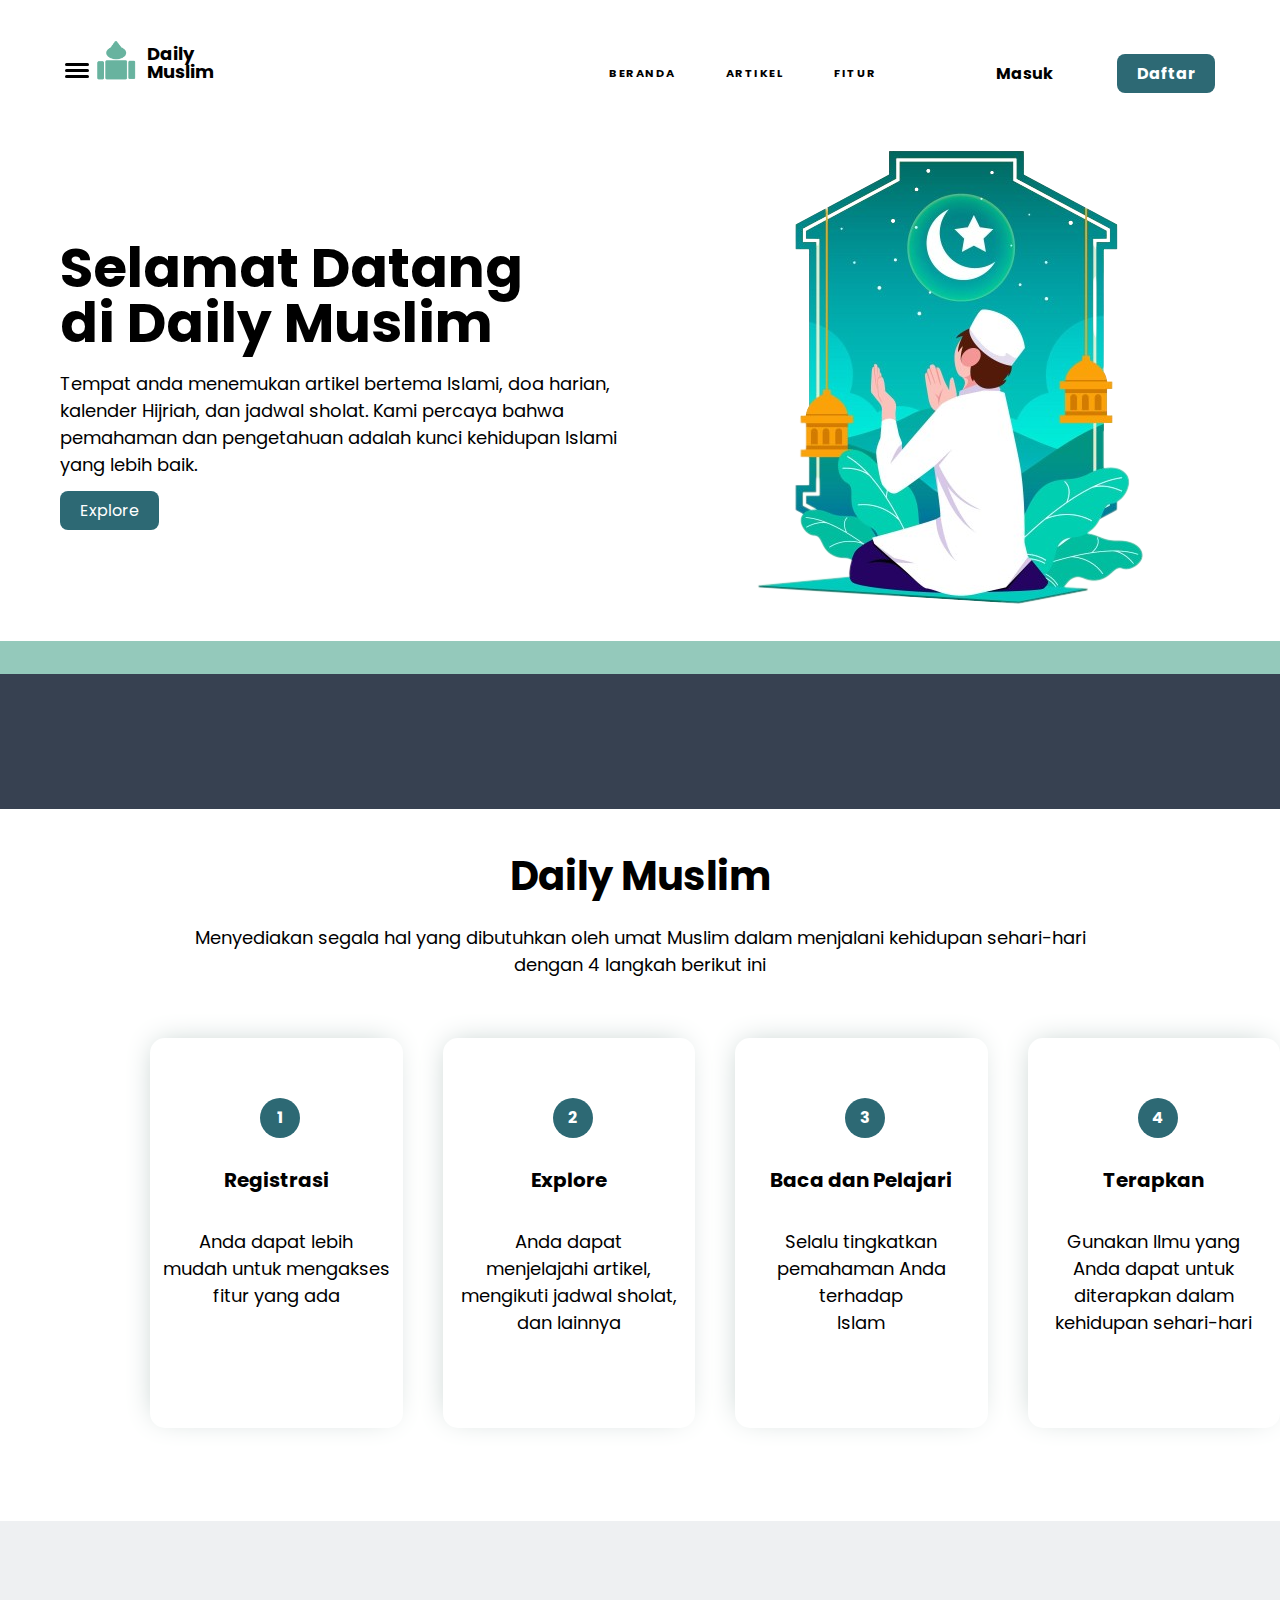
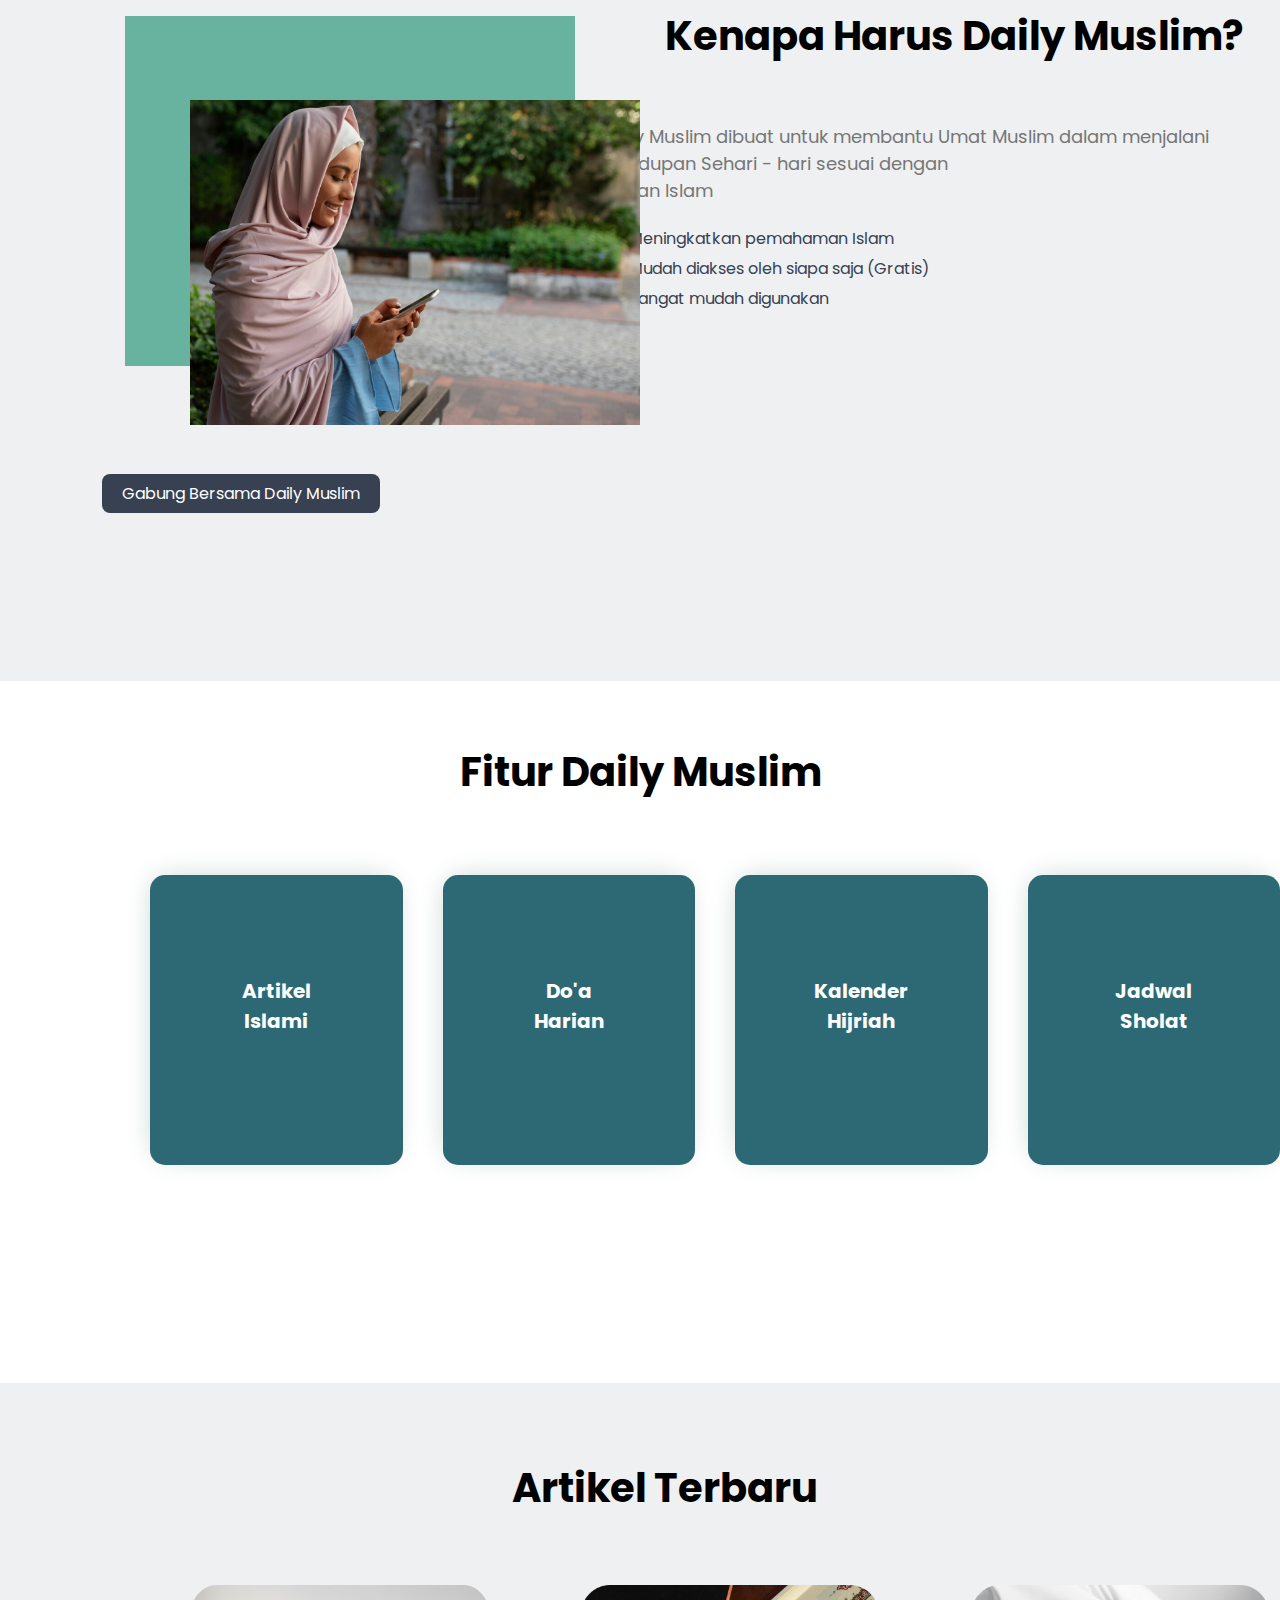
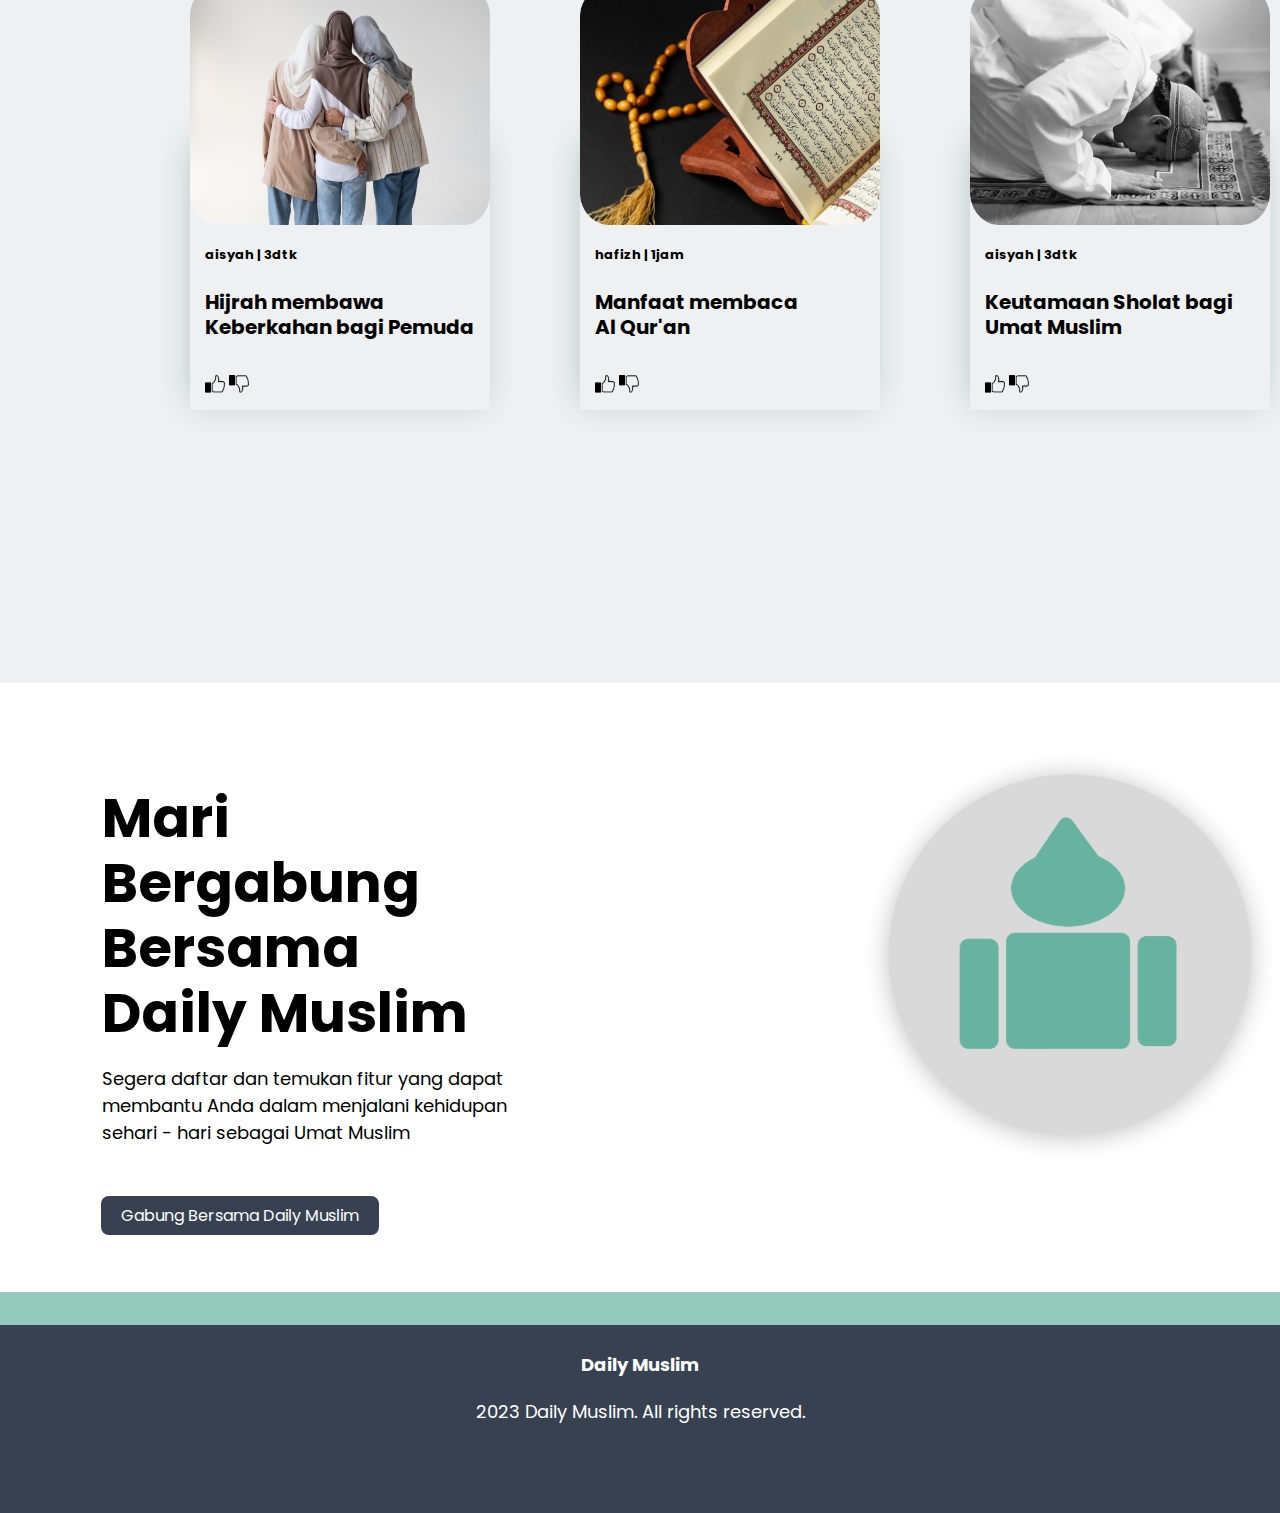
<file: index.html>
<html>

<head>
    <title>Landing Page</title>
    <link rel="stylesheet" href="landingpage.css">
</head>

<body>
    <div class="header">
        <div class="menu-icon">
            <div class="bar"></div>
            <div class="bar"></div>
            <div class="bar"></div>
        </div>
        <div class="logo">
            <img src="logo.png" alt="Logo Website">
        </div>
        <div class="title">
            <p>Daily<br>Muslim</p>
        </div>
        <div class="navbar">
            <ul>
                <li><a href="#beranda">BERANDA</a></li>
                <li><a href="#artikel">ARTIKEL</a></li>
                <li><a href="#fitur">FITUR</a></li>
            </ul>
        </div>
        <div class="user-actions">
            <a href="login.html" class="btn-login">Masuk</a>
            <a href="daftar.html" class="btn-register">Daftar</a>
        </div>
    </div>
    <section id="beranda">
        <div class="main-content">
            <div class="content-description">
                <h1>Selamat Datang<br>di Daily Muslim</h1>
                <p>Tempat anda menemukan artikel bertema Islami, doa harian,<br> kalender Hijriah, dan jadwal sholat. Kami percaya bahwa<br>pemahaman dan pengetahuan adalah kunci kehidupan Islami<br>yang lebih baik.</p>
                <a href="#explore" class="btn-explore">Explore</a>
            </div>
            <div class="content-image">
                <img src="gambar.png" alt="Gambar Website">
            </div>
        </div>
        <footer>
            <img class="rectangle1" src="rectangle1.png">
            <img class="rectangle2" src="rectangle2.png">
        </footer>
    </section>
    <section id="explore">
        <div class="page2">
            <h1 align="center">Daily Muslim</h1>
            <p align="center">Menyediakan segala hal yang dibutuhkan oleh umat Muslim dalam menjalani kehidupan sehari-hari<br> dengan 4 langkah berikut ini</p>
        </div>
        <div class="step">
            <div class="text-box">
                <span class="circle">1</span>
                <h1 class="number">Registrasi</h1>
                <p class="explain">Anda dapat lebih<br>mudah untuk mengakses<br>fitur yang ada</p>
            </div>
            <div class="text-box">
                <span class="circle">2</span>
                <h1 class="number">Explore</h1>
                <p class="explain"> Anda dapat<br>menjelajahi artikel,<br>mengikuti jadwal sholat,<br>dan lainnya</p>
            </div>
            <div class="text-box">
                <span class="circle">3</span>
                <h1 class="number">Baca dan Pelajari</h1>
                <p class="explain">Selalu tingkatkan<br>pemahaman Anda<br>terhadap<br>Islam</p>
            </div>
            <div class="text-box">
                <span class="circle">4</span>
                <h1 class="number">Terapkan</h1>
                <p class="explain">Gunakan Ilmu yang<br>Anda dapat untuk<br>diterapkan dalam<br>kehidupan sehari-hari</p>
            </div>
        </div>
    </section>
    <div class="page3">
        <div class="head">
            <div class="rectangle"></div>
            <img src="page3.png" class="img">
            <p class="question">Kenapa Harus Daily Muslim?</p>
        </div>
        <div class="explain2">
            <p>Daily Muslim dibuat untuk membantu Umat Muslim dalam menjalani<br>Kehidupan Sehari - hari sesuai dengan<br>ajaran Islam</p>
        </div>
        <div class="benefit">
            <ul>
                <li>Meningkatkan pemahaman Islam</li>
                <li>Mudah diakses oleh siapa saja (Gratis)</li>
                <li>Sangat mudah digunakan</li>
            </ul>
        </div>
        <div class="btn">
            <a href="daftar.html" class="btn-join">Gabung Bersama Daily Muslim</a>
        </div>
        <br><br><br><br><br><br><br>
    </div>
    <section id="fitur">
        <div class="page4">
            <h1 align="center">Fitur Daily Muslim</h1>
        </div>
        <div class="fitur">
            <div class="text-box2">
                <a href="doa.html">
                    <h1 class="ftr">Artikel<br>Islami</h1>
                </a>
            </div>
            <div class="text-box2">
                <a href="doa.html">
                    <h1 class="ftr">Do'a<br>Harian</h1>
                </a>
            </div>
            <div class="text-box2">
                <h1 class="ftr">Kalender<br>Hijriah</h1>
            </div>
            <div class="text-box2">
                <h1 class="ftr">Jadwal<br>Sholat</h1>
            </div>
        </div>
    </section>
    <br><br><br><br><br>
    <section id="artikel">
        <div class="page5">
            <div class="head">
                <p class="artikel">Artikel Terbaru</p>
            </div>
            <div class="tiga">
                <div class="text-box3">
                    <div class="creator">
                        <p class="akun">aisyah | 3dtk</p>
                    </div>
                    <div class="judul">
                        <a href="readartikel.html">
                            <h1 class="jdl">Hijrah membawa<br>Keberkahan bagi Pemuda</h1>
                        </a>
                    </div>
                    <div class="react">
                        <img class="fb" src="like.png">
                        <img class="fb" src="dislike.png">
                    </div>
                </div>
                <div class="text-box3">
                    <div class="creator">
                        <p class="akun">hafizh | 1jam</p>
                    </div>
                    <div class="judul">
                        <h1 class="jdl">Manfaat membaca<br>Al Qur'an</h1>
                    </div>
                    <div class="react">
                        <img class="fb" src="like.png">
                        <img class="fb" src="dislike.png">
                    </div>
                </div>
                <div class="text-box3">
                    <div class="creator">
                        <p class="akun">aisyah | 3dtk</p>
                    </div>
                    <div class="judul">
                        <h1 class="jdl">Keutamaan Sholat bagi<br>Umat Muslim</h1>
                    </div>
                    <div class="react">
                        <img class="fb" src="like.png">
                        <img class="fb" src="dislike.png">
                    </div>
                </div>
                <div class="art">
                    <div class="pict">
                        <img src="image 70 (1).png" class="png1">
                    </div>
                    <div class="pict">
                        <img src="art2.png" class="png2">
                    </div>
                    <div class="pict">
                        <img src="art3.png" class="png3">
                    </div>
                </div>
            </div>
    </section>
    </div>

    <div class="empat">
        <div class="footer">
            <h1 class="foot">Mari Bergabung<br>Bersama<br>Daily Muslim</h1>
            <p>Segera daftar dan temukan fitur yang dapat<br>membantu Anda dalam menjalani kehidupan<br>sehari - hari sebagai Umat Muslim</p>
            <div class="btn">
                <a href="daftar.html" class="btn-join2">Gabung Bersama Daily Muslim</a>
            </div>
        </div>
        <img src="footer.png" class="ftoimg">
    </div>
    <footer class="imagefoot">
        <img class="rectangle1" src="rectangle1.png">
    </footer>
    <div class="text-box4">
        <div class="last">
            <p class="dm" align="center">Daily Muslim</p>
            <p class="cr" align="center">2023 Daily Muslim. All rights reserved.</p>
        </div>
    </div>
</body>

</html>
</file>
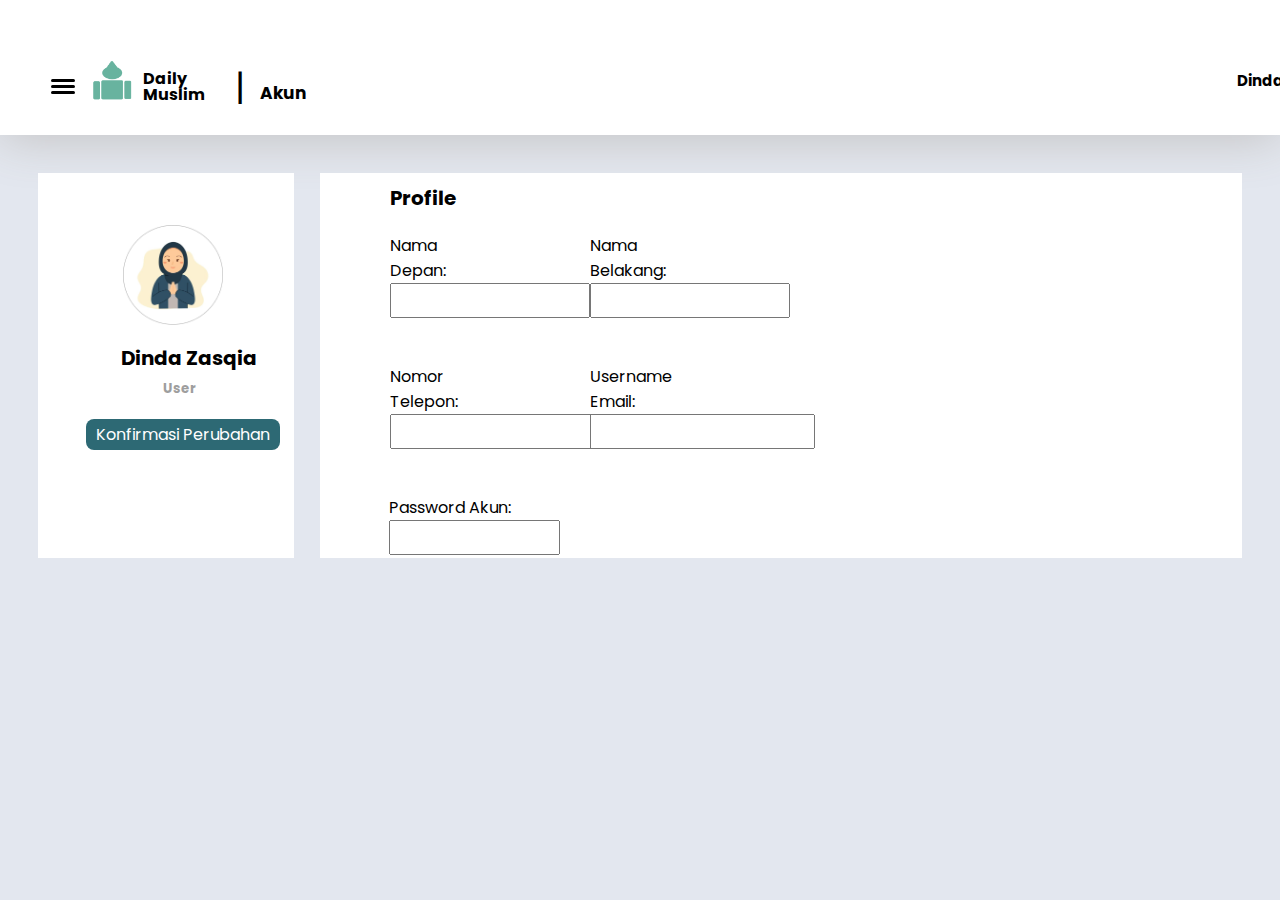
<file: akun.html>
<html>

<head>
    <title>Akun</title>
    <link rel="stylesheet" href="akun.css">
</head>

<body>
    <div class="header">
        <div class="menu-icon">
            <div class="bar"></div>
            <div class="bar"></div>
            <div class="bar"></div>
        </div>
        <div class="logo">
            <img src="logo.png" alt="Logo Website">
        </div>
        <div class="title">
            <p>Daily<br>Muslim</p>
        </div>
        <p class="space">|</p>
        <h1 class="akun">Akun</h1>
        <div class="user-actions">
            <img class="pfp" src="profile.png" alt="Foto Profil">
        </div>
        <h1 class="uname">Dinda</h1>
    </div>
    <div class="cont">
        <div class="kotak">
            <img src="Ellipse 19.png">
            <h2>Dinda Zasqia</h2>
            <h5>User</h5>
            <a href="#" class="btn-change">Konfirmasi Perubahan</a>
        </div>
        <div class="kotak2">
            <h1>Profile</h1>
            <div class="form-container">
                <form>
                    <label for="namaDepan1">Nama Depan:</label><br>
                    <input type="text" id="namaDepan1" name="namaDepan1"><br>
                </form>
                <form>
                    <label for="namaBelakang1">Nama Belakang:</label><br>
                    <input type="text" id="namaBelakang1" name="namaBelakang1"><br>
                </form>
            </div>
            <div class="form-container2">
                <form>
                    <label for="nomorTelepon1">Nomor Telepon:</label><br>
                    <input type="tel" id="nomorTelepon1" name="nomorTelepon1"><br>
                </form>
                <form>
                    <label for="usernameEmail1">Username Email:</label><br>
                    <input type="email" id="usernameEmail1" name="usernameEmail1"><br>
                </form>
            </div>
            <div class="form-container3">
                <form>
                    <label for="password1">Password Akun:</label><br>
                    <input type="password" id="password1" name="password1">
                </form>
            </div>
        </div>

    </div>
</body>

</html>
</file>
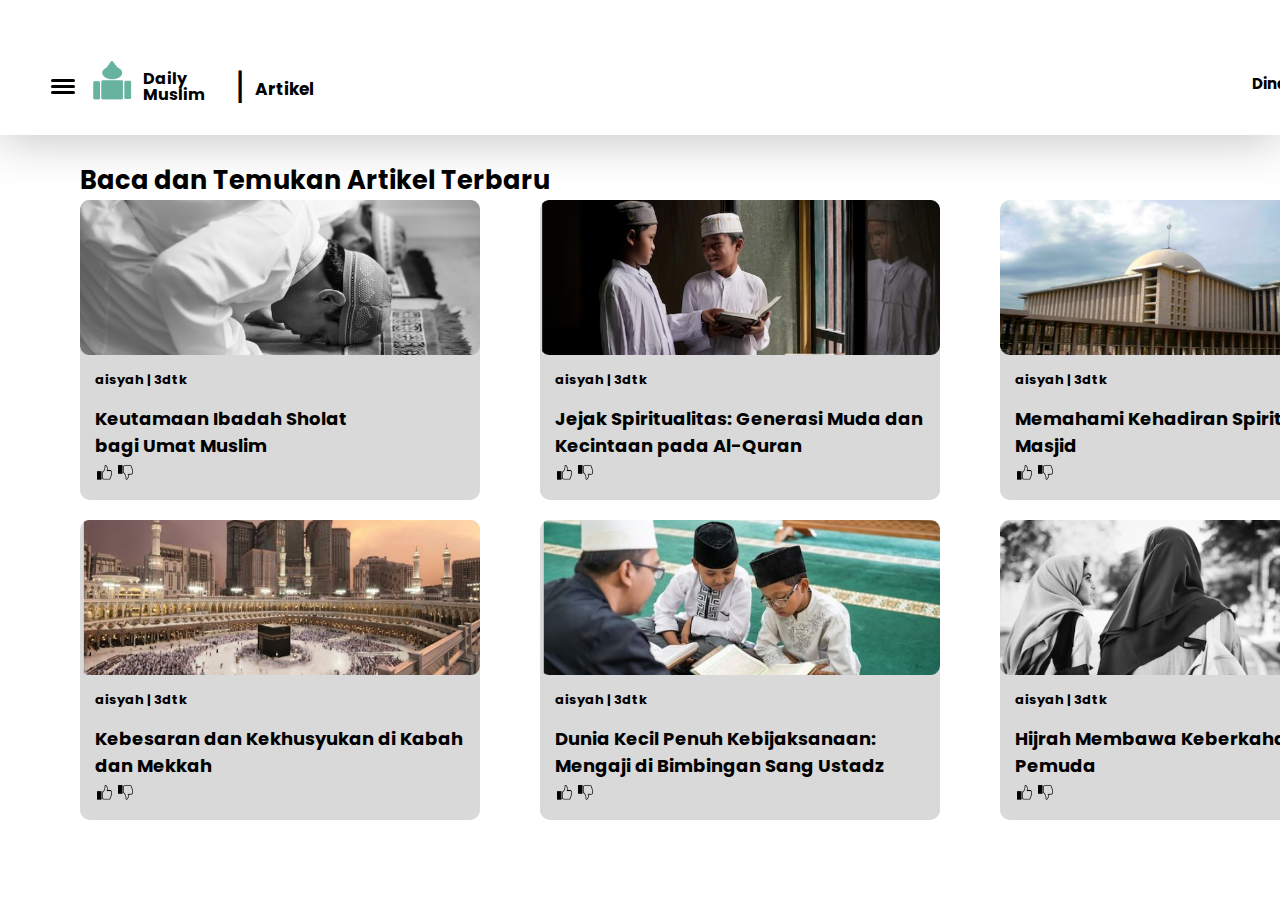
<file: artikel.html>
<html>

<head>
    <title>Artikel</title>
    <link rel="stylesheet" href="artikel.css">
</head>

<body>
    <div class="header">
        <div class="menu-icon">
            <div class="bar"></div>
            <div class="bar"></div>
            <div class="bar"></div>
        </div>
        <div class="logo">
            <img src="logo.png" alt="Logo Website">
        </div>
        <div class="title">
            <p>Daily<br>Muslim</p>
        </div>
        <p class="space">|</p>
        <h1 class="akun">Artikel</h1>
        <div class="user-actions">
            <img class="pfp" src="profile.png" alt="Foto Profil">
        </div>
        <a href="akun.html">
            <h1 class="uname">Dinda</h1>
        </a>
    </div>
    <h1>Baca dan Temukan Artikel Terbaru</h1>
    <div class="container">
        <div class="box box1">
            <img src="pc.png" alt="picture">
            <p>aisyah | 3dtk</p>
            <a href="">
                <h1>Keutamaan Ibadah Sholat<br>bagi Umat Muslim</h1>
            </a>
            <div class="react">
                <img src="like.png">
                <img src="dislike.png">
            </div>
        </div>
        <div class="box box2">
            <img src="pc1.png" alt="picture">
            <p>aisyah | 3dtk</p>
            <a href="">
                <h1>Jejak Spiritualitas: Generasi Muda dan Kecintaan pada Al-Quran</h1>
            </a>
            <div class="react">
                <img src="like.png">
                <img src="dislike.png">
            </div>
        </div>
        <div class="box box3">
            <img src="pc2.png" alt="picture">
            <p>aisyah | 3dtk</p>
            <a href="">
                <h1>Memahami Kehadiran Spiritual dalam Masjid</h1>
            </a>
            <div class="react">
                <img src="like.png">
                <img src="dislike.png">
            </div>
        </div>
    </div>
    <div class="container2">
        <div class="box box4">
            <img src="pc3.png" alt="picture">
            <p>aisyah | 3dtk</p>
            <a href="">
                <h1>Kebesaran dan Kekhusyukan di Kabah dan Mekkah</h1>
            </a>
            <div class="react">
                <img src="like.png">
                <img src="dislike.png">
            </div>
        </div>
        <div class="box box5">
            <img src="pc4.png" alt="picture">
            <p>aisyah | 3dtk</p>
            <a href="">
                <h1>Dunia Kecil Penuh Kebijaksanaan: Mengaji di Bimbingan Sang Ustadz</h1>
            </a>
            <div class="react">
                <img src="like.png">
                <img src="dislike.png">
            </div>
        </div>
        <div class="box box6">
            <img src="pc5.png" alt="picture">
            <p>aisyah | 3dtk</p>
            <a href="readartikel.html">
                <h1>Hijrah Membawa Keberkahan bagi Pemuda</h1>
            </a>
            <div class="react">
                <img src="like.png">
                <img src="dislike.png">
            </div>
        </div>
    </div>
</body>

</html>
</file>
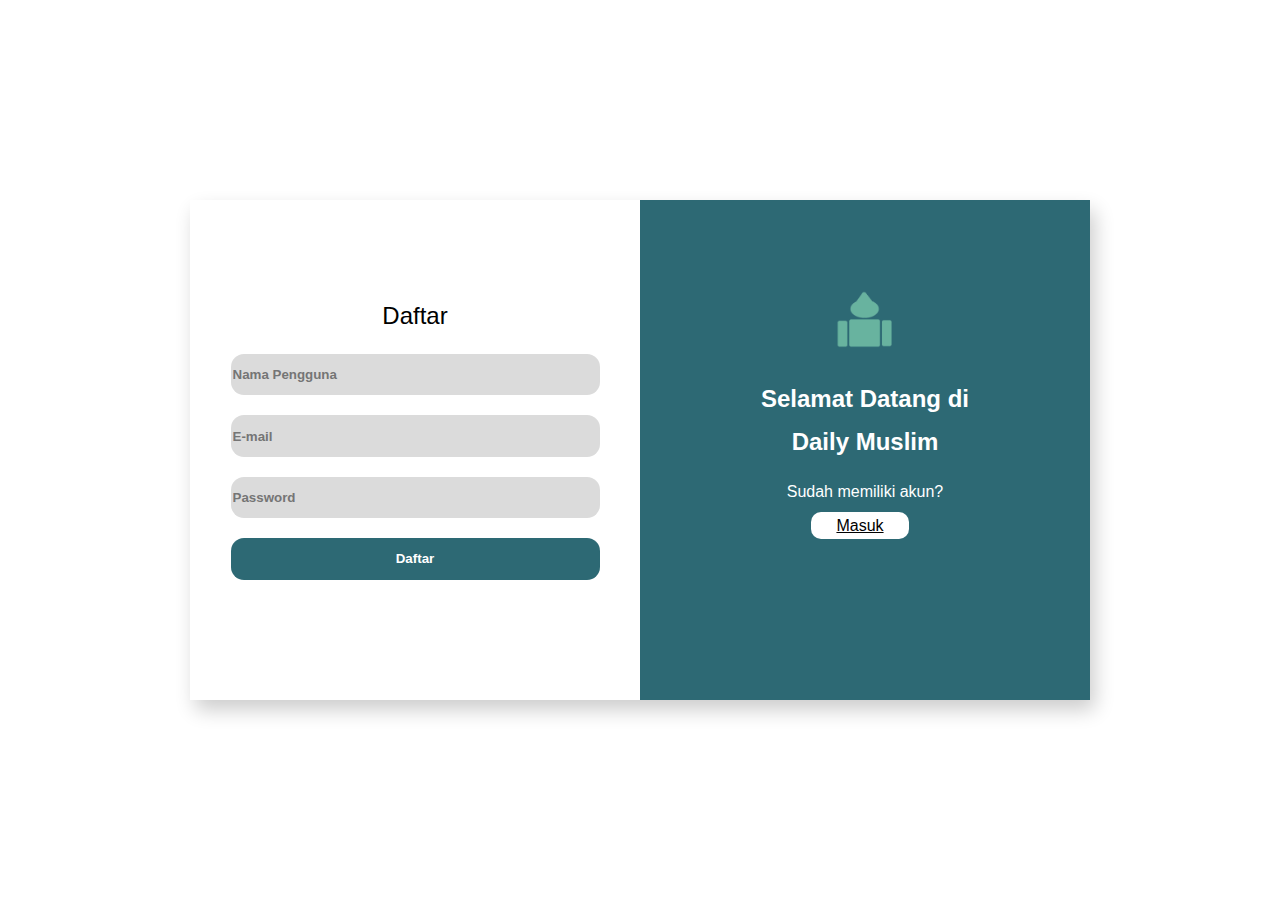
<file: daftar.html>
<html>

<head>
    <title>Daftar Daily Muslim</title>
    <link rel="stylesheet" href="login.css">
</head>

<body>
    <div class="login-container">
        <div class="left-side" align="center">
            <p class="title" align="center">Daftar</p>
            <form action="" method="POST" name="register">
                <div class="form-group" align="center">
                    <input class="form" type="text" id="nama" name="nama" placeholder="Nama Pengguna" required>
                </div>
                <div class="form-group" align="center">
                    <input class="form" type="email" id="email" name="email" placeholder="E-mail" align="center" required>
                </div>
                <div class="form-group" align="center">
                    <input class="form" type="password" id="password" name="password" placeholder="Password" align="center" required>
                </div>
                <button class="login-button" align="center">Daftar</button>
            </form>
        </div>
        <div class="right-side" align="center">
            <img class="btn-img" src="logo.png" alt="logo">
            <h2 class="masuk">Selamat Datang di<br>Daily Muslim</h2>
            <p class="akun">Sudah memiliki akun?</p>
            <a href="login.html" class="daftar-button">Masuk</a>
        </div>
    </div>
</body>

</html>
</file>
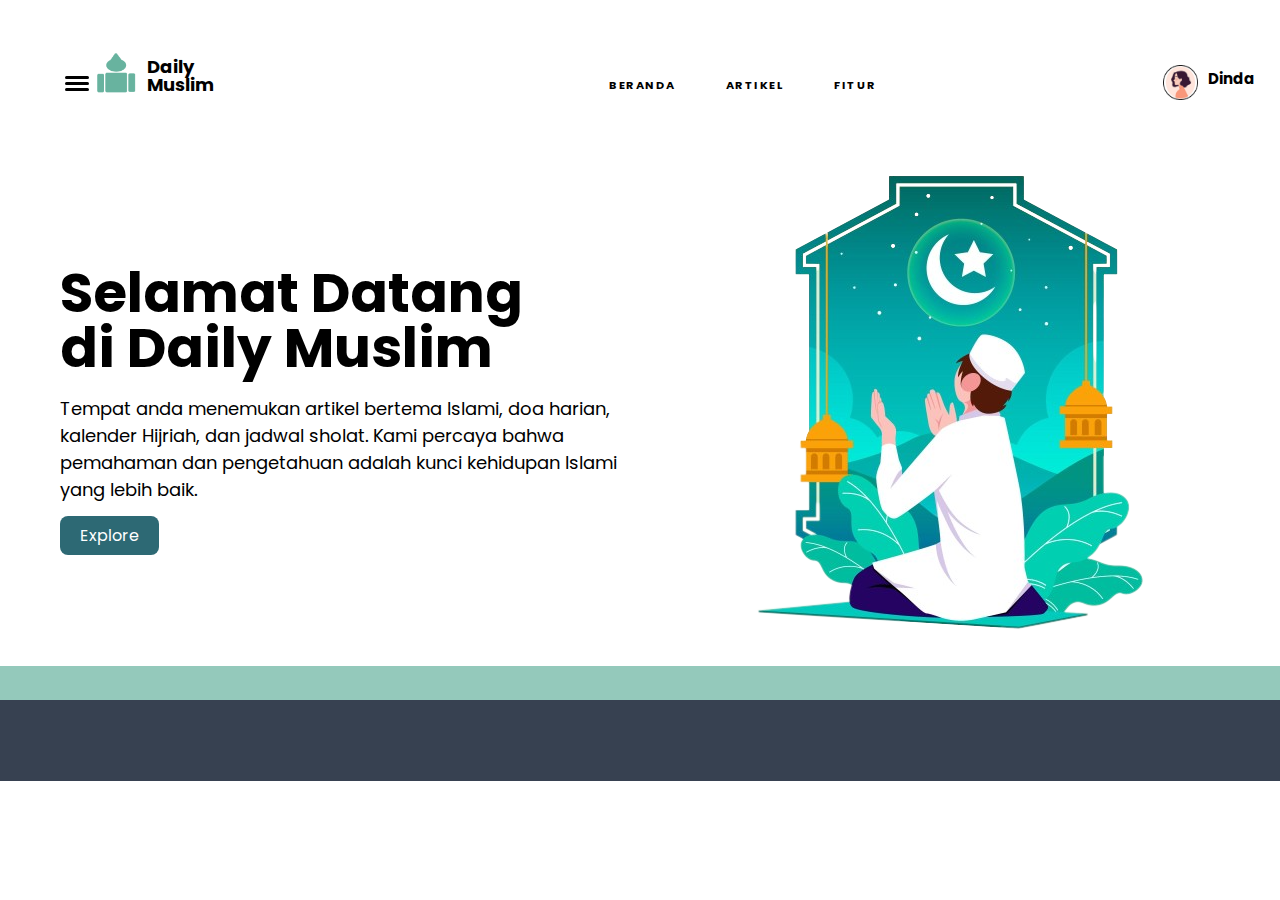
<file: dashboard_user.html>
<html>

<head>
    <title>Dashboard user</title>
    <link rel="stylesheet" href="dashboard_user.css">
    <meta name="viewport" content="width=device-width, initial-scale=1.0">
</head>

<body>
    <div class="header">
        <div class="menu-icon">
            <div class="bar"></div>
            <div class="bar"></div>
            <div class="bar"></div>
        </div>
        <div class="logo">
            <img src="logo.png" alt="Logo Website">
        </div>
        <div class="title">
            <p>Daily<br>Muslim</p>
        </div>
        <div class="navbar">
            <ul>
                <li><a href="#">BERANDA</a></li>
                <li><a href="#">ARTIKEL</a></li>
                <li><a href="#">FITUR</a></li>
            </ul>
        </div>
        <div class="user-actions">
            <img class="pfp" src="profile.png" alt="Foto Profil">
        </div>
        <h1 class="uname">Dinda</h1>
    </div>
    <div class="main-content">
        <div class="content-description">
            <h1>Selamat Datang<br>di Daily Muslim</h1>
            <p>Tempat anda menemukan artikel bertema Islami, doa harian,<br> kalender Hijriah, dan jadwal sholat. Kami percaya bahwa<br>pemahaman dan pengetahuan adalah kunci kehidupan Islami<br>yang lebih baik.</p>
            <a href="#" class="btn-explore">Explore</a>
        </div>
        <div class="content-image">
            <img src="gambar.png" alt="Gambar Website">
        </div>
    </div>
    <footer>
        <img class="rectangle1" src="rectangle1.png">
        <img class="rectangle2" src="rectangle2.png">
    </footer>
</file>
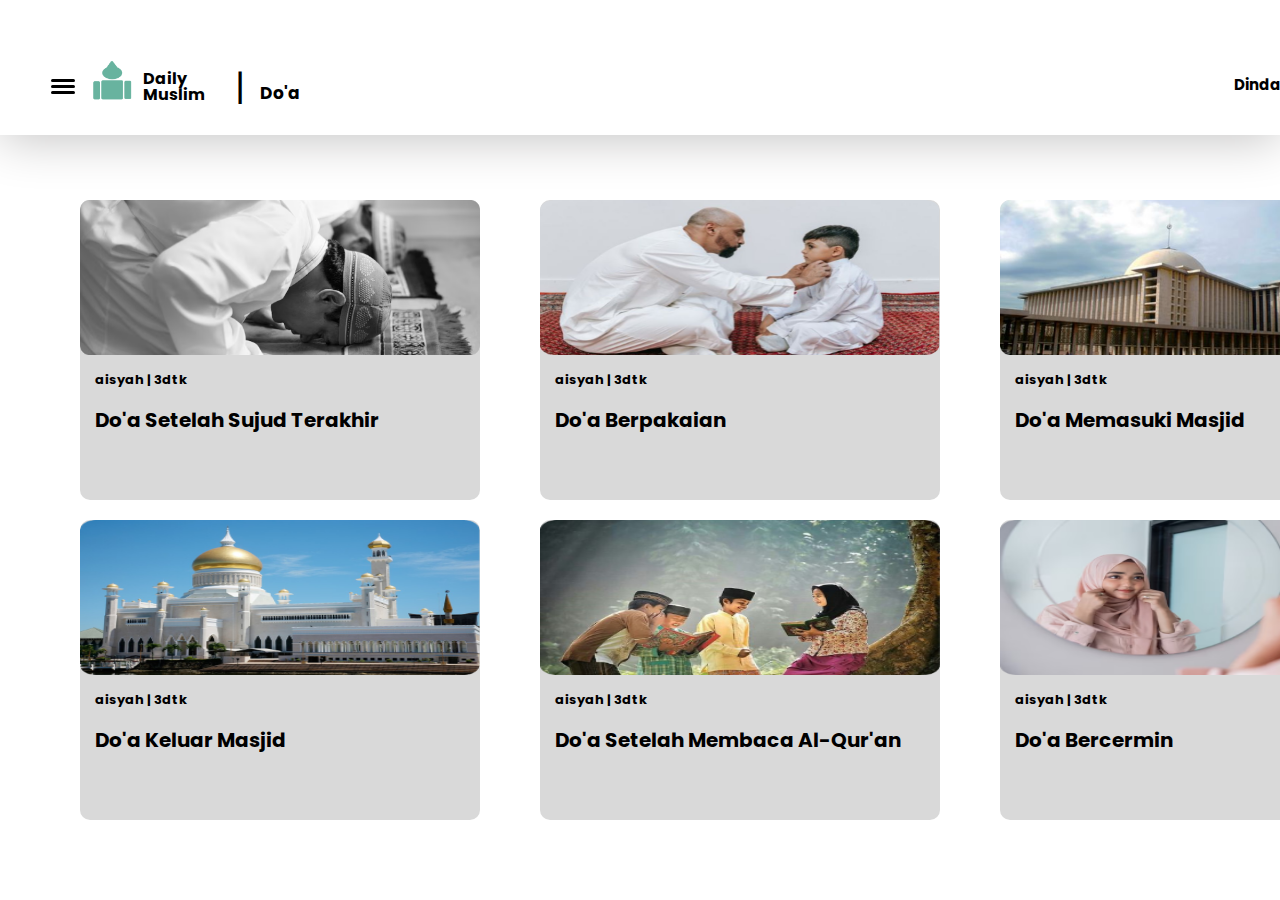
<file: doa.html>
<html>

<head>
    <title>Doa Harian</title>
    <link rel="stylesheet" href="doa.css">
</head>

<body>
    <div class="header">
        <div class="menu-icon">
            <div class="bar"></div>
            <div class="bar"></div>
            <div class="bar"></div>
        </div>
        <div class="logo">
            <img src="logo.png" alt="Logo Website">
        </div>
        <div class="title">
            <p>Daily<br>Muslim</p>
        </div>
        <p class="space">|</p>
        <h1 class="akun">Do'a</h1>
        <div class="user-actions">
            <img class="pfp" src="profile.png" alt="Foto Profil">
        </div>
        <a href="akun.html">
            <h1 class="uname">Dinda</h1>
        </a>
    </div>
    <div class="container">
        <div class="box box1">
            <img src="pc.png" alt="picture">
            <p>aisyah | 3dtk</p>
            <a href="">
                <h1>Do'a Setelah Sujud Terakhir</h1>
            </a>
        </div>
        <div class="box box2">
            <img src="image 69 (1).png" alt="picture">
            <p>aisyah | 3dtk</p>
            <a href="">
                <h1>Do'a Berpakaian</h1>
            </a>
        </div>
        <div class="box box3">
            <img src="pc2.png" alt="picture">
            <p>aisyah | 3dtk</p>
            <a href="readdoa.html">
                <h1>Do'a Memasuki Masjid</h1>
            </a>
        </div>
    </div>
    <div class="container2">
        <div class="box box4">
            <img src="image 70.png" alt="picture">
            <p>aisyah | 3dtk</p>
            <a href="">
                <h1>Do'a Keluar Masjid</h1>
            </a>
        </div>
        <div class="box box5">
            <img src="masjid (1).png" alt="picture">
            <p>aisyah | 3dtk</p>
            <a href="">
                <h1>Do'a Setelah Membaca Al-Qur'an</h1>
            </a>
        </div>
        <div class="box box6">
            <img src="image 71 (1).png" alt="picture">
            <p>aisyah | 3dtk</p>
            <a href="">
                <h1>Do'a Bercermin</h1>
            </a>
        </div>
    </div>
</body>

</html>
</file>
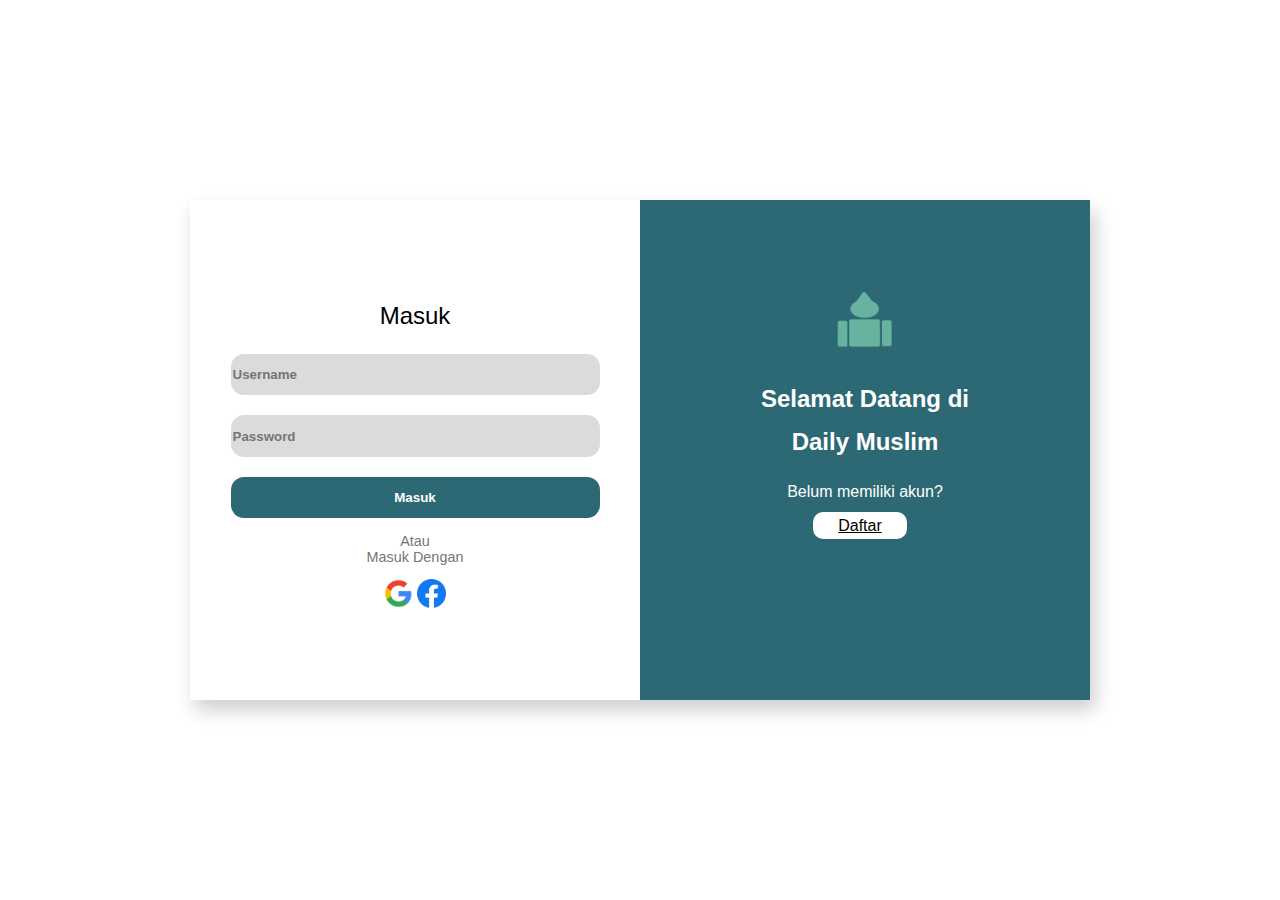
<file: login.html>
<html>

<head>
    <title>Masuk Daily Muslim</title>
    <link rel="stylesheet" href="login.css">
</head>

<body>
    <div class="login-container">
        <div class="left-side" align="center">
            <p class="title" align="center">Masuk</p>
            <div class="form-group" align="center">
                <input class="form" type="text" id="username" name="username" placeholder="Username" required>
            </div>
            <div class="form-group" align="center">
                <input class="form" type="password" id="password" name="password" placeholder="Password" align="center" required>
            </div>
            <button class="login-button" align="center">Masuk</button>
            <p class="option" align="center">Atau<br>Masuk Dengan</p>
            <div class="btn" align="center">
                <img src="google.png ">
                <img src="fb.png ">
            </div>
        </div>
        <div class="right-side" align="center">
            <img class="btn-img" src="logo.png" alt="logo">
            <h2 class="masuk">Selamat Datang di<br>Daily Muslim</h2>
            <p class="akun">Belum memiliki akun?</p>
            <a href="daftar.html" class="daftar-button">Daftar</a>
        </div>
    </div>
</body>

</html>
</file>
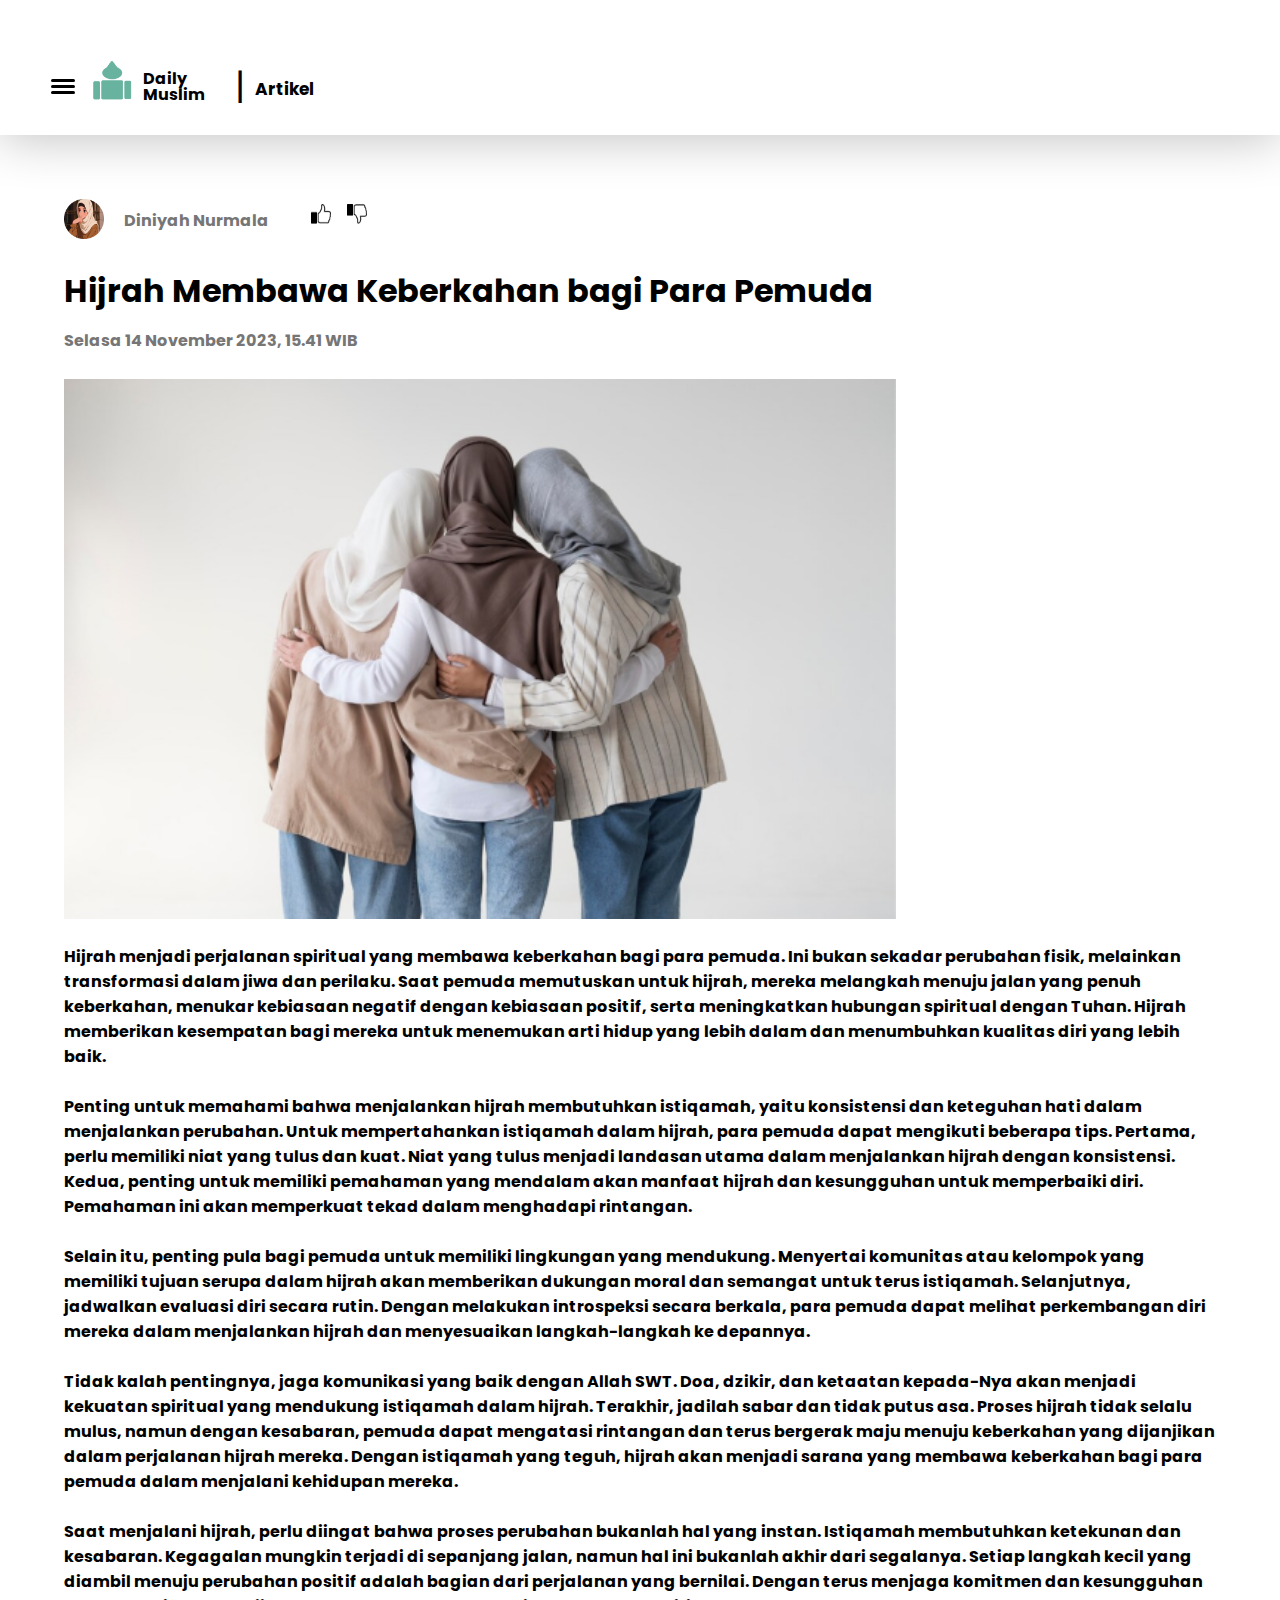
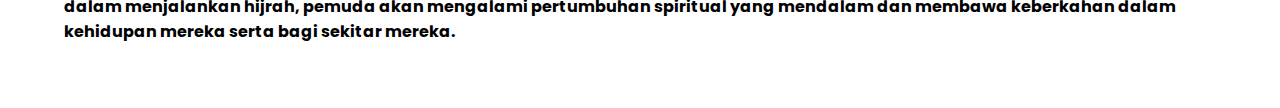
<file: readartikel.html>
<html>

<head>
    <title>Artikel</title>
    <link rel="stylesheet" href="readartikel.css">
</head>

<body>
    <div class="header">
        <div class="menu-icon">
            <div class="bar"></div>
            <div class="bar"></div>
            <div class="bar"></div>
        </div>
        <div class="logo">
            <img src="logo.png" alt="Logo Website">
        </div>
        <div class="title">
            <p>Daily<br>Muslim</p>
        </div>
        <p class="space">|</p>
        <h1 class="akun">Artikel</h1>

        <div class="user-actions">
            <img class="pfp" src="profile.png" alt="Foto Profil">
        </div>
        <h1 class="uname">Dinda</h1>
    </div>
    <div class="author">
        <img src="pp.png">
        <h4>Diniyah Nurmala</h4>
        <div class="react">
            <img src="like.png">
            <img src="dislike.png">
        </div>
    </div>
    <div class="main">
        <h1>Hijrah Membawa Keberkahan bagi Para Pemuda</h1>
        <h4>Selasa 14 November 2023, 15.41 WIB </h4>
        <img src="gbr.png">
        <p>Hijrah menjadi perjalanan spiritual yang membawa keberkahan bagi para pemuda. Ini bukan sekadar perubahan fisik, melainkan transformasi dalam jiwa dan perilaku. Saat pemuda memutuskan untuk hijrah, mereka melangkah menuju jalan yang penuh keberkahan,
            menukar kebiasaan negatif dengan kebiasaan positif, serta meningkatkan hubungan spiritual dengan Tuhan. Hijrah memberikan kesempatan bagi mereka untuk menemukan arti hidup yang lebih dalam dan menumbuhkan kualitas diri yang lebih baik.<br><br>            Penting untuk memahami bahwa menjalankan hijrah membutuhkan istiqamah, yaitu konsistensi dan keteguhan hati dalam menjalankan perubahan. Untuk mempertahankan istiqamah dalam hijrah, para pemuda dapat mengikuti beberapa tips. Pertama, perlu
            memiliki niat yang tulus dan kuat. Niat yang tulus menjadi landasan utama dalam menjalankan hijrah dengan konsistensi. Kedua, penting untuk memiliki pemahaman yang mendalam akan manfaat hijrah dan kesungguhan untuk memperbaiki diri. Pemahaman
            ini akan memperkuat tekad dalam menghadapi rintangan.<br><br> Selain itu, penting pula bagi pemuda untuk memiliki lingkungan yang mendukung. Menyertai komunitas atau kelompok yang memiliki tujuan serupa dalam hijrah akan memberikan dukungan
            moral dan semangat untuk terus istiqamah. Selanjutnya, jadwalkan evaluasi diri secara rutin. Dengan melakukan introspeksi secara berkala, para pemuda dapat melihat perkembangan diri mereka dalam menjalankan hijrah dan menyesuaikan langkah-langkah
            ke depannya.<br><br>Tidak kalah pentingnya, jaga komunikasi yang baik dengan Allah SWT. Doa, dzikir, dan ketaatan kepada-Nya akan menjadi kekuatan spiritual yang mendukung istiqamah dalam hijrah. Terakhir, jadilah sabar dan tidak putus asa.
            Proses hijrah tidak selalu mulus, namun dengan kesabaran, pemuda dapat mengatasi rintangan dan terus bergerak maju menuju keberkahan yang dijanjikan dalam perjalanan hijrah mereka. Dengan istiqamah yang teguh, hijrah akan menjadi sarana yang
            membawa keberkahan bagi para pemuda dalam menjalani kehidupan mereka.<br><br>Saat menjalani hijrah, perlu diingat bahwa proses perubahan bukanlah hal yang instan. Istiqamah membutuhkan ketekunan dan kesabaran. Kegagalan mungkin terjadi di
            sepanjang jalan, namun hal ini bukanlah akhir dari segalanya. Setiap langkah kecil yang diambil menuju perubahan positif adalah bagian dari perjalanan yang bernilai. Dengan terus menjaga komitmen dan kesungguhan dalam menjalankan hijrah, pemuda
            akan mengalami pertumbuhan spiritual yang mendalam dan membawa keberkahan dalam kehidupan mereka serta bagi sekitar mereka.</p>
    </div>
</body>

</html>
</file>
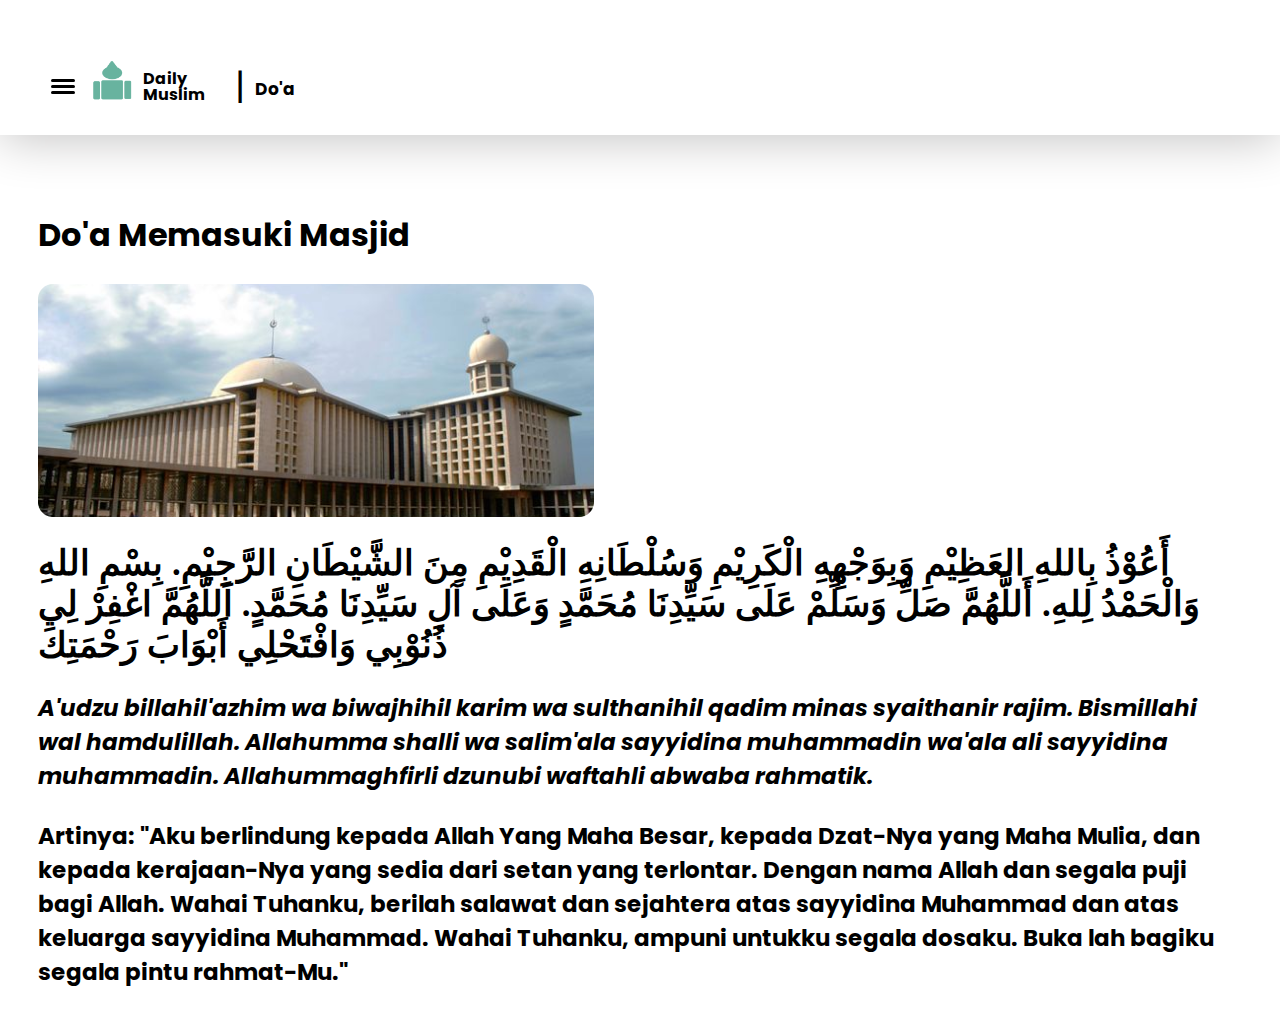
<file: readdoa.html>
<html>

<head>
    <title>Doa Harian</title>
    <meta charset="UTF-8">
    <link rel="stylesheet" href="read_doa.css">
</head>

<body>
    <div class="header">
        <div class="menu-icon">
            <div class="bar"></div>
            <div class="bar"></div>
            <div class="bar"></div>
        </div>
        <div class="logo">
            <img src="logo.png" alt="Logo Website">
        </div>
        <div class="title">
            <p>Daily<br>Muslim</p>
        </div>
        <p class="space">|</p>
        <h1 class="akun">Do'a</h1>

        <div class="user-actions">
            <img class="pfp" src="profile.png" alt="Foto Profil">
        </div>
        <h1 class="uname">Dinda</h1>
    </div>
    <br><br>
    <h1 class="head">Do'a Memasuki Masjid</h1>
    <img src="pc2.png" class="thumbnail">
    <h1 class="arab">أَعُوْذُ بِاللهِ العَظِيْمِ وَبِوَجْهِهِ الْكَرِيْمِ وَسُلْطَانِهِ الْقَدِيْمِ مِنَ الشَّيْطَانِ الرَّجِيْمِ. بِسْمِ اللهِ وَالْحَمْدُ لِلهِ. أَللَّهُمَّ صَلِّ وَسَلِّمْ عَلَى سَيِّدِنَا مُحَمَّدٍ وَعَلَى آلِ سَيِّدِنَا مُحَمَّدٍ. اَللَّهُمَّ اغْفِرْ
        لِي ذُنُوْبِي وَافْتَحْلِي أَبْوَابَ رَحْمَتِكَ </h1>
    <h1 class="latin">A'udzu billahil'azhim wa biwajhihil karim wa sulthanihil qadim minas syaithanir rajim. Bismillahi wal hamdulillah. Allahumma shalli wa salim'ala sayyidina muhammadin wa'ala ali sayyidina muhammadin. Allahummaghfirli dzunubi waftahli abwaba rahmatik.
    </h1>
    <h1 class="terjemah">Artinya: "Aku berlindung kepada Allah Yang Maha Besar, kepada Dzat-Nya yang Maha Mulia, dan kepada kerajaan-Nya yang sedia dari setan yang terlontar. Dengan nama Allah dan segala puji bagi Allah. Wahai Tuhanku, berilah salawat dan sejahtera atas sayyidina
        Muhammad dan atas keluarga sayyidina Muhammad. Wahai Tuhanku, ampuni untukku segala dosaku. Buka lah bagiku segala pintu rahmat-Mu."</h1>
</body>


</html>
</file>
<file: landingpage.css>
@import url('https://fonts.googleapis.com/css2?family=Poppins:wght@400;600&display=swap');
body,
h1,
p {
    font-family: 'Poppins', sans-serif;
    margin: 0;
    padding: 0;
}

.header {
    background-color: #ffffff;
    color: #fff;
    display: flex;
    align-items: center;
}

.menu-icon {
    cursor: pointer;
    margin-top: 40px;
    margin-left: 65px;
}

.bar {
    border-radius: 3px;
    width: 24px;
    height: 3px;
    background-color: #000000;
    margin: 3px 0;
}

.logo img {
    width: 55px;
    height: auto;
    margin-top: 19px;
}

.title {
    color: #000000;
    margin-left: 3px;
    margin-top: 45px;
    font-weight: bolder;
    line-height: 1;
}

.navbar {
    margin-top: 45px;
    margin-left: 355px;
}

.navbar ul {
    list-style: none;
    display: flex;
    font-weight: normal;
    font-size: 70%;
    letter-spacing: 1.5px;
}

.navbar li {
    display: inline;
    color: #000000;
    margin-right: 50px;
}

.navbar a {
    text-decoration: none;
    color: #000000;
    font-weight: bold;
}

.user-actions {
    margin-left: auto;
    margin-right: 25px;
    margin-top: 45px;
}

.btn-login {
    border-radius: 8px;
    padding: 8px 20px;
    background-color: #ffffff;
    color: #000000;
    font-weight: bold;
    text-decoration: none;
    margin-right: 40px;
}

.btn-register {
    border-radius: 8px;
    padding: 8px 20px;
    background-color: #2D6974;
    color: #fff;
    font-weight: bold;
    text-decoration: none;
    margin-right: 40px;
}

.main-content {
    display: flex;
    align-items: center;
    padding: 20px;
}

.content-description {
    flex: 1;
    text-align: left;
    margin-left: 40px;
    margin-top: 20px;
}

h1 {
    font-weight: 700;
    font-size: 55px;
    margin-bottom: 20px;
    line-height: 55px;
}

p {
    font-size: 18px;
    margin-bottom: 20px;
}

.btn-explore {
    padding: 8px 20px;
    border-radius: 8px;
    background-color: #2D6974;
    color: #fff;
    text-decoration: none;
}

.content-image img {
    max-width: 100%;
    height: auto;
    margin-right: 50px;
}

.wave-ii {
    margin-bottom: -190px;
}

@media (max-width: 768px) {
    .header {
        flex-direction: column;
        text-align: center;
    }
    .menu-icon {
        margin-bottom: 10px;
    }
    .logo {
        margin-right: 0;
    }
    .user-actions {
        margin: 10px 0;
    }
    .content-description {
        text-align: center;
    }
}

.rectangle1 {
    width: 100%;
}

.rectangle2 {
    width: 100%;
    height: 15%;
}

.step {
    display: flex;
    margin-left: 110px;
}

.page2 {
    margin-top: 40px;
}

.page2 h1 {
    font-size: 40px;
}

.text-box {
    margin-top: 40px;
    margin-left: 40px;
    width: 270px;
    height: 390px;
    border-radius: 15px;
    box-shadow: -3px -3px 30px -10px #b3c3bf;
}

.circle {
    display: inline-block;
    width: 40px;
    height: 40px;
    background-color: #2D6974;
    border-radius: 50%;
    color: #fff;
    text-align: center;
    line-height: 40px;
    margin-top: 60px;
    margin-left: 110px;
    font-weight: bold;
}

.number {
    font-size: 20px;
    text-align: center;
    margin-top: 15px;
}

.explain {
    text-align: center;
}

.page3 {
    background-color: #EEF0F2;
    margin-top: 93px;
}

.head {
    display: flex;
}

.rectangle {
    width: 450px;
    height: 350px;
    margin-left: 125px;
    margin-top: 95px;
    background-color: #68B39F;
    position: relative;
}

.img {
    position: absolute;
    width: 450px;
    height: 325px;
    top: 1700;
    left: 190;
}

.question {
    margin-left: 7%;
    margin-top: 90px;
    line-height: 50px;
    font-size: 40px;
    font-weight: bolder;
}

.explain2 p {
    margin-left: 47%;
    margin-top: -19%;
    color: #767676;
}

.benefit {
    margin-left: 46%;
    color: #374151;
}

.benefit ul {
    line-height: 30px;
}

.btn-join {
    background-color: #374151;
    border-radius: 8px;
    color: #ffffff;
    padding: 8px 20px;
    text-decoration: none;
}

.btn {
    margin-top: 13%;
    margin-left: 8%;
}

.fitur {
    display: flex;
    margin-left: 110px;
    margin-top: 35px;
}

.page4 h1 {
    margin-top: 5%;
    font-size: 40px;
}

.text-box2 {
    color: white;
    background-color: #2D6974;
    margin-top: 40px;
    margin-left: 40px;
    width: 270px;
    height: 290px;
    border-radius: 15px;
    box-shadow: -3px -3px 30px -10px #b3c3bf;
}

.ftr {
    font-size: 20px;
    text-align: center;
    line-height: normal;
    margin-top: 40%;
}

.page5 {
    background-color: #EEF0F2;
    margin-top: 93px;
}

.artikel {
    margin-left: 40%;
    margin-top: 80px;
    line-height: 50px;
    font-size: 40px;
    font-weight: bolder;
}

.tiga {
    display: flex;
    margin-left: 100px;
    margin-top: 30px;
    height: 80vh;
}

.text-box3 {
    position: relative;
    margin-top: 15%;
    margin-left: 90px;
    width: 300px;
    height: 270px;
    border-radius: 0;
    box-shadow: -3px -3px 30px -5px #b3c3bf;
}

.art {
    display: flex;
}

.png1 {
    position: absolute;
    width: 300px;
    height: 240px;
    top: 3185;
    left: 190;
}

.png2 {
    position: absolute;
    width: 300px;
    height: 240px;
    top: 3185;
    left: 580;
}

.png3 {
    position: absolute;
    width: 300px;
    height: 240px;
    top: 3185;
    left: 970;
}

.pict {
    margin-top: 40px;
}

.creator {
    display: flex;
    margin-top: 35%;
    margin-left: 5%;
}

.akun {
    font-weight: bold;
    font-size: 13px;
}

.jdl {
    font-size: 20px;
    line-height: 25px;
    margin-left: 5%;
    margin-top: 0%;
}

.react {
    padding: 5%;
}

.fb {
    width: 20px;
}

.empat {
    display: flex;
}

.footer {
    margin-left: 8%;
    margin-top: 8%;
}

.foot {
    line-height: 65px;
}

.btn-join2 {
    background-color: #374151;
    border-radius: 8px;
    color: #ffffff;
    padding: 8px 20px;
    text-decoration: none;
    margin-left: -9%;
    margin-top: -5%;
}

.ftoimg {
    width: 420px;
    height: 420px;
    margin-left: 25%;
    margin-top: 5%;
}

.imagefoot {
    margin-top: 5%;
}

.text-box4 {
    width: 100%;
    height: 18%;
    padding-top: 2%;
    background-color: #374151;
}

.dm {
    font-weight: bolder;
    color: white;
}

.cr {
    color: white;
}

.text-box2 a {
    color: #ffffff;
    text-decoration: none;
}

.judul h1 {
    margin-top: 5px;
}

.judul a {
    text-decoration: none;
    color: #000000;
}
</file>
<file: akun.css>
@import url('https://fonts.googleapis.com/css2?family=Poppins:wght@400;600&display=swap');
body,
h1,
p {
    font-family: 'Poppins', sans-serif;
    margin: 0;
    padding: 0;
}

body {
    background-color: #E3E7EF;
}

.header {
    background-color: #ffffff;
    color: #fff;
    display: flex;
    align-items: center;
    height: 15%;
    box-shadow: 0px 4px 50px 0px rgb(195, 194, 194);
}

.menu-icon {
    margin-left: 4%;
    margin-top: 3%;
}

.akun {
    color: #000000;
    font-size: 17px;
    line-height: 0;
    margin-left: 15px;
    margin-top: 50px;
}

.space {
    color: #000000;
    font-size: 35px;
    margin-left: 30px;
    margin-top: 40px;
}

.bar {
    border-radius: 3px;
    width: 24px;
    height: 3px;
    background-color: #000000;
    margin: 3px 0;
}

.user-actions {
    display: flex;
    margin-right: 70%;
    margin-top: 2%;
}

.logo img {
    width: 55px;
    height: auto;
    margin-top: 25px;
    margin-left: 10px;
}

.title {
    color: #000000;
    margin-left: 3px;
    margin-top: 38px;
    font-weight: bolder;
    line-height: 1;
}

.uname {
    margin-right: 25px;
    color: #000000;
    font-size: 15px;
    margin-top: 2%;
}

.pfp {
    margin-top: 15%;
    margin-left: 2900%;
    width: 35px;
    height: 35px;
}

.cont {
    display: flex;
}

.kotak {
    background-color: #ffffff;
    width: 20%;
    height: 385px;
    margin: 3% 3%;
}

.kotak img {
    width: 100px;
    height: 100px;
    margin: 20% 33%;
}

.kotak h2 {
    font-size: 20px;
    margin-top: -33px;
    margin-left: 83px;
}

.kotak h5 {
    color: #9e9e9e;
    margin-left: 125px;
    margin-top: -10px;
}

.kotak a {
    padding: 4px 10px;
    border-radius: 8px;
    background-color: #2D6974;
    color: #fff;
    text-decoration: none;
    margin-left: 48px;
}

.kotak2 {
    background-color: #ffffff;
    width: 72%;
    margin-top: 3%;
    margin-left: -1%;
    height: 385px;
}

.kotak2 h1 {
    font-size: 20px;
    margin-top: 10px;
    margin-left: 70px;
}

.form-container {
    display: flex;
    width: 400px;
    margin: 20px;
}

.form-container form {
    margin-left: 50px;
    margin-right: 50px;
}

.form-container2 {
    display: flex;
    width: 400px;
    margin: 20px;
}

.form-container2 form {
    margin-left: 50px;
    margin-right: 50px;
}

.form-container3 form {
    margin-left: 69px;
}

.form-container input[type="text"] {
    width: 200%;
    padding: 8px;
    margin-bottom: 10px;
}

.form-container2 input[type="tel"],
input[type="email"] {
    width: 225%;
    padding: 8px;
    margin-bottom: 10px;
}

.form-container3 input[type="password"] {
    width: 20%;
    padding: 8px;
    margin-bottom: 10px;
}
</file>
<file: artikel.css>
@import url('https://fonts.googleapis.com/css2?family=Poppins:wght@400;600&display=swap');
body,
h1,
p {
    font-family: 'Poppins', sans-serif;
    margin: 0;
    padding: 0;
}

body {
    background-color: #ffffff;
}

.header {
    background-color: #ffffff;
    color: #fff;
    display: flex;
    align-items: center;
    height: 15%;
    box-shadow: 0px 4px 50px 0px rgb(195, 194, 194);
}

.menu-icon {
    margin-left: 4%;
    margin-top: 3%;
}

.akun {
    color: #000000;
    font-size: 17px;
    line-height: 18px;
    margin-left: 10px;
    margin-top: 42px;
}

.space {
    color: #000000;
    font-size: 35px;
    margin-left: 30px;
    margin-top: 37px;
}

.bar {
    border-radius: 3px;
    width: 24px;
    height: 3px;
    background-color: #000000;
    margin: 3px 0;
}

.logo img {
    width: 55px;
    height: auto;
    margin-top: 25px;
    margin-left: 10px;
}

.title {
    color: #000000;
    margin-left: 3px;
    margin-top: 38px;
    font-weight: bolder;
    line-height: 1;
}

.navbar {
    margin-top: 45px;
    margin-left: 355px;
}

.navbar ul {
    list-style: none;
    display: flex;
    font-weight: normal;
    font-size: 70%;
    letter-spacing: 1.5px;
}

.navbar li {
    display: inline;
    color: #000000;
    margin-right: 50px;
}

.navbar a {
    text-decoration: none;
    color: #000000;
    font-weight: bold;
}

.user-actions {
    display: flex;
    margin-right: 69%;
    margin-top: 2%;
}

.uname {
    margin-left: 20px;
    color: #000000;
    font-size: 15px;
    margin-top: 49%;
}

.pfp {
    margin-top: 15%;
    margin-left: 3000%;
    width: 35px;
    height: 35px;
}

h1 {
    font-size: 160%;
    margin-left: 80px;
    margin-top: 2%;
}

.container {
    display: flex;
}

.box {
    position: absolute;
    width: 400px;
    height: 300px;
    border-radius: 10px;
}

.box1 {
    top: 200px;
    left: 80px;
    background-color: #D9D9D9;
    z-index: 3;
}

.header a {
    text-decoration: none;
}

.box1 img {
    width: 400px;
    height: 155px;
}

.box2 {
    top: 200px;
    left: 540px;
    background-color: #D9D9D9;
    z-index: 3;
}

.box2 img {
    width: 400px;
    height: 155px;
}

.box3 {
    top: 200px;
    left: 1000px;
    background-color: #D9D9D9;
    z-index: 3;
}

.box3 img {
    width: 400px;
    height: 155px;
}

.container2 {
    display: flex;
}

.box4 {
    top: 520px;
    left: 80px;
    background-color: #D9D9D9;
    z-index: 3;
}

.box4 img {
    width: 400px;
    height: 155px;
}

.box5 {
    top: 520px;
    left: 540px;
    background-color: #D9D9D9;
    z-index: 3;
}

.box5 img {
    width: 400px;
    height: 155px;
}

.box6 {
    top: 520px;
    left: 1000px;
    background-color: #D9D9D9;
    z-index: 3;
}

.box6 img {
    width: 400px;
    height: 155px;
}

.box p {
    font-size: 13px;
    font-weight: bolder;
    margin: 15px 15px;
}

.box h1 {
    font-size: 18px;
    font-weight: bolder;
    margin-left: 15px;
    color: #000000;
}

.box a {
    text-decoration: none;
}

.react img {
    width: 15px;
    height: 15px;
    padding-left: 2px;
}

.react {
    margin-left: 15px;
    margin-top: 3px;
}
</file>
<file: login.css>
body {
        font-family: sans-serif;
        display: flex;
        justify-content: center;
        align-items: center;
        height: 100vh;
        margin: 0;
    }
    
    .login-container {
        display: flex;
        width: 900px;
        height: 500px;
        background-color: #f2f2f2;
        border: 0px;
        border-radius: 5px;
        box-shadow: 5px 10px 20px 0 rgba(0, 0, 0, 0.2);
    }
    
    .left-side {
        flex: 1;
        padding: 20px;
        background-color: white;
    }
    
    .right-side {
        flex: 1;
        background-color: #2D6974;
        color: #fff;
        padding: 20px;
    }
    
    .title {
        margin-top: 20%;
        font-size: 150%;
    }
    
    .form {
        border-radius: 13px;
        background-color: #DBDBDB;
        border: 0px;
        width: 90%;
        height: 9%;
    }
    
    .form::placeholder {
        font-weight: bold;
    }
    
    .form-group {
        margin-bottom: 20px;
    }
    
    .login-button {
        border: 0px;
        border-radius: 13px;
        width: 90%;
        height: 9%;
        text-align: center;
        color: white;
        font-weight: bold;
        background-color: #2D6974;
    }
    
    .option {
        align-self: center;
        font-size: 90%;
        color: #767676;
    }
    
    img {
        width: 7%;
        align-content: center;
    }
    
    .btn-img {
        width: 19%;
        margin-top: 15%;
    }
    
    .masuk {
        margin-top: 5%;
        line-height: 1.8;
    }
    
    .akun {
        text-align: center;
    }
    
    .daftar-button {
        border-radius: 10px;
        padding: 5px 25px;
        background-color: #ffffff;
        color: #000000;
        margin-right: 10px;
    }
</file>
<file: dashboard_user.css>
@import url('https://fonts.googleapis.com/css2?family=Poppins:wght@400;600&display=swap');
body,
h1,
p {
    font-family: 'Poppins', sans-serif;
    margin: 0;
    padding: 0;
}

.header {
    background-color: #ffffff;
    color: #fff;
    display: flex;
    align-items: center;
}

.menu-icon {
    cursor: pointer;
    margin-top: 40px;
    margin-left: 65px;
}

.bar {
    border-radius: 3px;
    width: 24px;
    height: 3px;
    background-color: #000000;
    margin: 3px 0;
}

.logo img {
    width: 55px;
    height: auto;
    margin-top: 19px;
}

.title {
    color: #000000;
    margin-left: 3px;
    margin-top: 45px;
    font-weight: bolder;
    line-height: 1;
}

.navbar {
    margin-top: 45px;
    margin-left: 355px;
}

.navbar ul {
    list-style: none;
    display: flex;
    font-weight: normal;
    font-size: 70%;
    letter-spacing: 1.5px;
}

.navbar li {
    display: inline;
    color: #000000;
    margin-right: 50px;
}

.navbar a {
    text-decoration: none;
    color: #000000;
    font-weight: bold;
}

.user-actions {
    display: flex;
    margin-left: auto;
    margin-right: 10px;
    margin-top: 3%;
}

.uname {
    margin-right: 25px;
    color: #000000;
    font-size: 15px;
    margin-top: 4%;
}

.pfp {
    width: 35px;
    height: 35px;
}

.btn-login {
    border-radius: 8px;
    padding: 8px 20px;
    background-color: #ffffff;
    color: #000000;
    font-weight: bold;
    text-decoration: none;
    margin-right: 40px;
}

.btn-register {
    border-radius: 8px;
    padding: 8px 20px;
    background-color: #2D6974;
    color: #fff;
    font-weight: bold;
    text-decoration: none;
    margin-right: 40px;
}

.main-content {
    display: flex;
    align-items: center;
    padding: 20px;
}

.content-description {
    flex: 1;
    text-align: left;
    margin-left: 40px;
    margin-top: 20px;
}

h1 {
    font-weight: 700;
    font-size: 55px;
    margin-bottom: 20px;
    line-height: 55px;
}

p {
    font-size: 18px;
    margin-bottom: 20px;
}

.btn-explore {
    padding: 8px 20px;
    border-radius: 8px;
    background-color: #2D6974;
    color: #fff;
    text-decoration: none;
}

.content-image img {
    max-width: 100%;
    height: auto;
    margin-right: 50px;
}

.wave-ii {
    margin-bottom: -190px;
}

@media (max-width: 768px) {
    .header {
        flex-direction: column;
        text-align: center;
    }
    .menu-icon {
        margin-bottom: 10px;
    }
    .logo {
        margin-right: 0;
    }
    .user-actions {
        margin: 10px 0;
    }
    .content-description {
        text-align: center;
    }
}

.rectangle1 {
    width: 100%;
}

.rectangle2 {
    width: 100%;
    height: 9%;
}
</file>
<file: doa.css>
@import url('https://fonts.googleapis.com/css2?family=Poppins:wght@400;600&display=swap');
body,
h1,
p {
    font-family: 'Poppins', sans-serif;
    margin: 0;
    padding: 0;
}

body {
    background-color: #ffffff;
}

.header {
    background-color: #ffffff;
    color: #fff;
    display: flex;
    align-items: center;
    height: 15%;
    box-shadow: 0px 4px 50px 0px rgb(195, 194, 194);
}

.menu-icon {
    margin-left: 4%;
    margin-top: 3%;
}

.akun {
    color: #000000;
    font-size: 17px;
    line-height: 0;
    margin-left: 15px;
    margin-top: 50px;
}

.space {
    color: #000000;
    font-size: 35px;
    margin-left: 30px;
    margin-top: 40px;
}

.bar {
    border-radius: 3px;
    width: 24px;
    height: 3px;
    background-color: #000000;
    margin: 3px 0;
}

.user-actions {
    display: flex;
    margin-right: 64%;
    margin-top: 2%;
}

.header a {
    text-decoration: none;
}

.logo img {
    width: 55px;
    height: auto;
    margin-top: 25px;
    margin-left: 10px;
}

.title {
    color: #000000;
    margin-left: 3px;
    margin-top: 38px;
    font-weight: bolder;
    line-height: 1;
}

.uname {
    margin-top: 33px;
    margin-right: 25px;
    color: #000000;
    font-size: 15px;
}

.pfp {
    margin-top: 15%;
    margin-left: 2900%;
    width: 35px;
    height: 35px;
}

h1 {
    font-size: 160%;
    margin-left: 80px;
    margin-top: 2%;
}

.container {
    display: flex;
}

.box {
    position: absolute;
    width: 400px;
    height: 300px;
    border-radius: 10px;
}

.box1 {
    top: 200px;
    left: 80px;
    background-color: #D9D9D9;
    z-index: 3;
}

.box1 img {
    width: 400px;
    height: 155px;
}

.box2 {
    top: 200px;
    left: 540px;
    background-color: #D9D9D9;
    z-index: 3;
}

.box2 img {
    width: 400px;
    height: 155px;
}

.box3 {
    top: 200px;
    left: 1000px;
    background-color: #D9D9D9;
    z-index: 3;
}

.box3 img {
    width: 400px;
    height: 155px;
}

.container2 {
    display: flex;
}

.box4 {
    top: 520px;
    left: 80px;
    background-color: #D9D9D9;
    z-index: 3;
}

.box4 img {
    width: 400px;
    height: 155px;
    border-radius: 10px;
}

.box5 {
    top: 520px;
    left: 540px;
    background-color: #D9D9D9;
    z-index: 3;
}

.box5 img {
    width: 400px;
    height: 155px;
}

.box6 {
    top: 520px;
    left: 1000px;
    background-color: #D9D9D9;
    z-index: 3;
}

.box6 img {
    width: 400px;
    height: 155px;
}

.box p {
    font-size: 13px;
    font-weight: bolder;
    margin: 15px 15px;
}

.box h1 {
    font-size: 20px;
    font-weight: bolder;
    margin-left: 15px;
    color: #000000;
}

.box a {
    text-decoration: none;
}
</file>
<file: readartikel.css>
@import url('https://fonts.googleapis.com/css2?family=Poppins:wght@400;600&display=swap');
body,
h1,
p {
    font-family: 'Poppins', sans-serif;
    margin: 0;
    padding: 0;
}

body {
    background-color: #ffffff;
}

.header {
    background-color: #ffffff;
    color: #fff;
    display: flex;
    align-items: center;
    height: 15%;
    box-shadow: 0px 4px 50px 0px rgb(195, 194, 194);
}

.menu-icon {
    margin-left: 4%;
    margin-top: 3%;
}

.akun {
    color: #000000;
    font-size: 17px;
    line-height: 0;
    margin-left: 10px;
    margin-top: 43px;
}

.space {
    color: #000000;
    font-size: 35px;
    margin-left: 30px;
    margin-top: 37px;
}

.bar {
    border-radius: 3px;
    width: 24px;
    height: 3px;
    background-color: #000000;
    margin: 3px 0;
}

.logo img {
    width: 55px;
    height: auto;
    margin-top: 25px;
    margin-left: 10px;
}

.title {
    color: #000000;
    margin-left: 3px;
    margin-top: 38px;
    font-weight: bolder;
    line-height: 1;
}

.navbar {
    margin-top: 45px;
    margin-left: 355px;
}

.navbar ul {
    list-style: none;
    display: flex;
    font-weight: normal;
    font-size: 70%;
    letter-spacing: 1.5px;
}

.navbar li {
    display: inline;
    color: #000000;
    margin-right: 50px;
}

.navbar a {
    text-decoration: none;
    color: #000000;
    font-weight: bold;
}

.user-actions {
    display: flex;
    margin-right: 1066px;
    margin-top: 2%;
}

.uname {
    margin-right: 23px;
    color: #000000;
    font-size: 15px;
    margin-top: 2%;
}

.pfp {
    margin-top: 15%;
    margin-left: 2999%;
    width: 35px;
    height: 35px;
}

.author {
    display: flex;
    margin: 5% 5%;
}

.author img {
    width: 40px;
    height: 40px;
}

.author h4 {
    color: #767676;
    margin-top: 9px;
    margin-left: 20px;
}

.react img {
    width: 20;
    height: 20;
    margin-left: 12px;
}

.react {
    margin: 5px 30px;
}

.main h1 {
    margin: -4% 5%;
}

.main h4 {
    color: #767676;
    margin: 5% 5%;
}

.main img {
    margin: -3% 5%;
    width: 65%;
    height: 60%;
}

.main p {
    font-weight: bold;
    margin: 5% 5%;
}

.box {
    position: absolute;
    width: 400px;
    height: 300px;
    border-radius: 10px;
}
</file>
<file: read_doa.css>
@import url('https://fonts.googleapis.com/css2?family=Poppins:wght@400;600&display=swap');
body,
h1,
p {
    font-family: 'Poppins', sans-serif;
    margin: 0;
    padding: 0;
}

body {
    background-color: #ffffff;
}

.header {
    background-color: #ffffff;
    color: #fff;
    display: flex;
    align-items: center;
    height: 15%;
    box-shadow: 0px 4px 50px 0px rgb(195, 194, 194);
}

.menu-icon {
    margin-left: 4%;
    margin-top: 3%;
}

.akun {
    color: #000000;
    font-size: 17px;
    line-height: 0;
    margin-left: 10px;
    margin-top: 43px;
}

.space {
    color: #000000;
    font-size: 35px;
    margin-left: 30px;
    margin-top: 37px;
}

.bar {
    border-radius: 3px;
    width: 24px;
    height: 3px;
    background-color: #000000;
    margin: 3px 0;
}

.logo img {
    width: 55px;
    height: auto;
    margin-top: 25px;
    margin-left: 10px;
}

.title {
    color: #000000;
    margin-left: 3px;
    margin-top: 38px;
    font-weight: bolder;
    line-height: 1;
}

.navbar {
    margin-top: 45px;
    margin-left: 355px;
}

.navbar ul {
    list-style: none;
    display: flex;
    font-weight: normal;
    font-size: 70%;
    letter-spacing: 1.5px;
}

.navbar li {
    display: inline;
    color: #000000;
    margin-right: 50px;
}

.navbar a {
    text-decoration: none;
    color: #000000;
    font-weight: bold;
}

.user-actions {
    display: flex;
    margin-right: 1066px;
    margin-top: 2%;
}

.uname {
    margin-right: 23px;
    color: #000000;
    font-size: 15px;
    margin-top: 2%;
}

.pfp {
    margin-top: 15%;
    margin-left: 2999%;
    width: 35px;
    height: 35px;
}

.thumbnail {
    margin-left: 3%;
}

.head {
    margin: 2% 3%;
}

.arab {
    margin: 2% 3%;
    font-family: "DM Sans";
    font-size: 35px;
}

.latin {
    margin: 2% 3%;
    font-size: 23px;
    font-style: italic;
}

.terjemah {
    margin: 2% 3%;
    font-size: 23px;
    font-style: normal;
}
</file>
